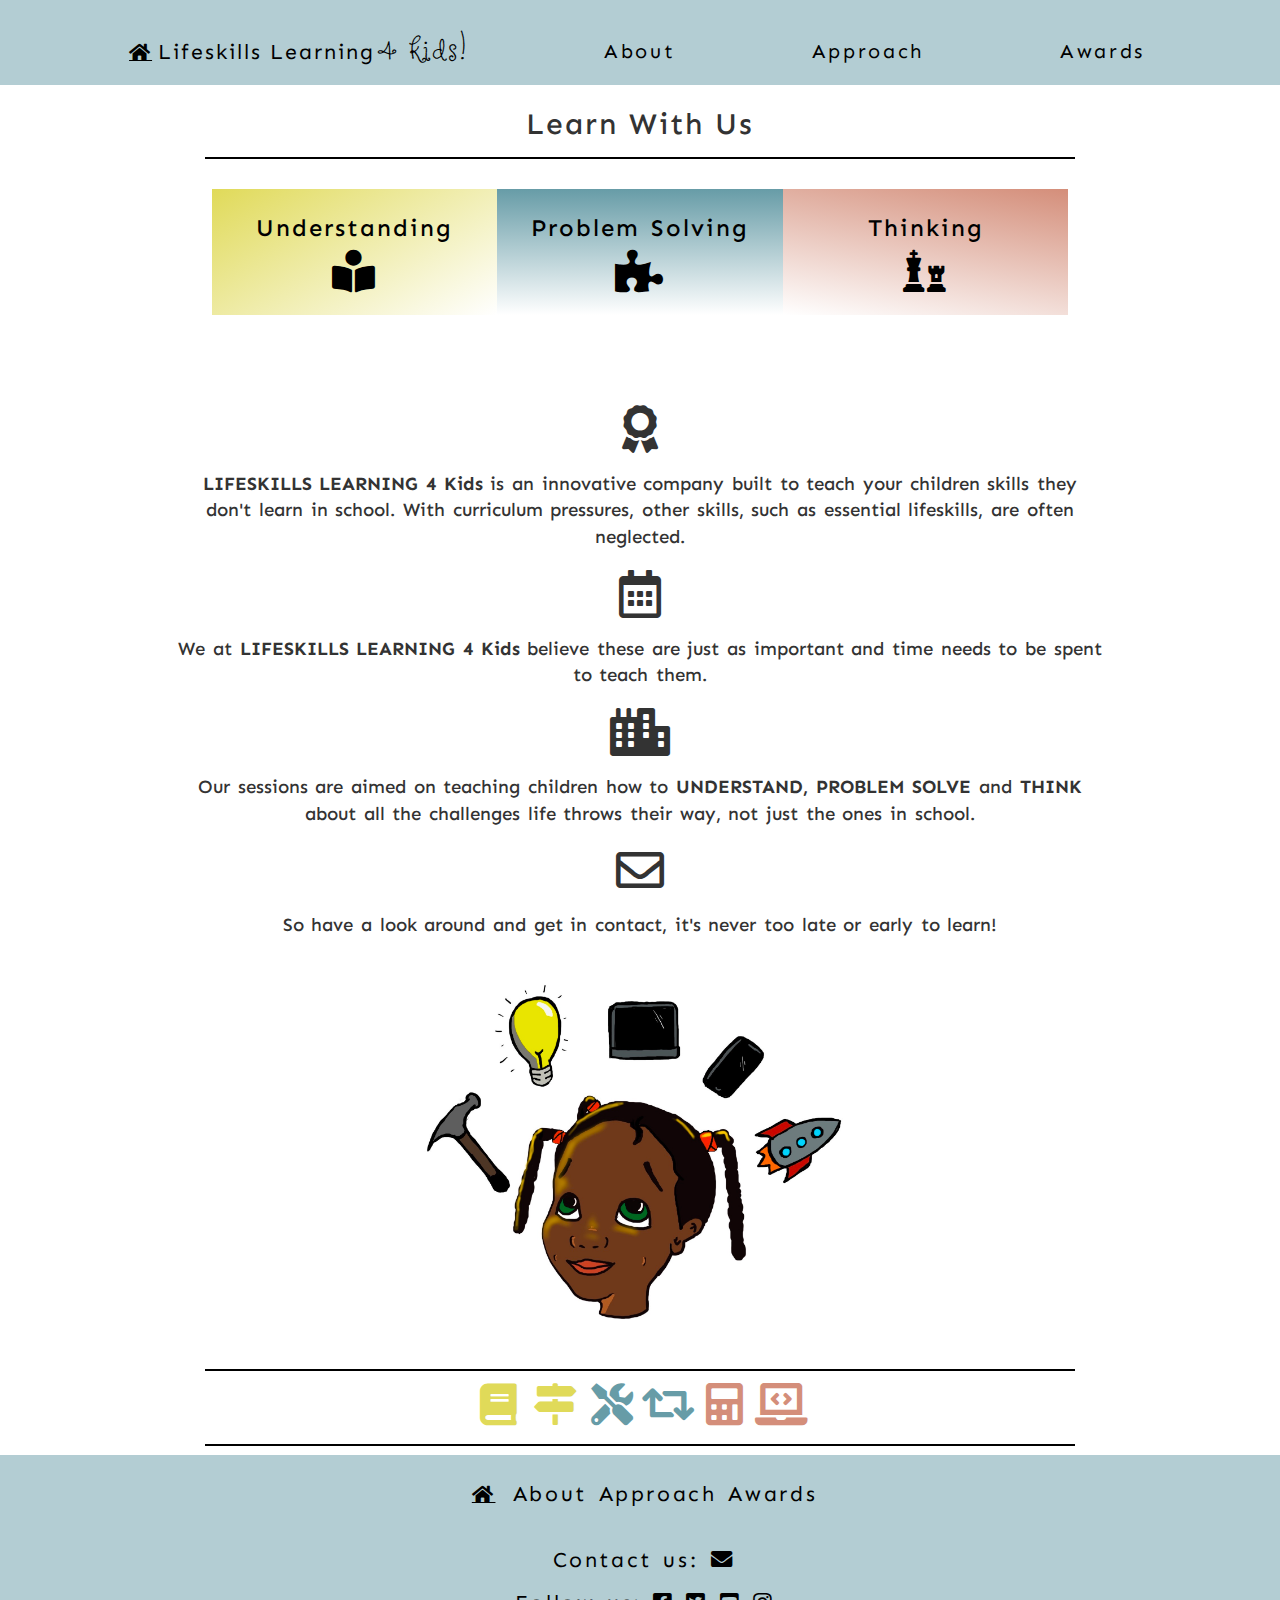
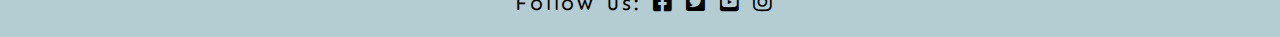
<file: index.html>
<!DOCTYPE html>
<html lang="en">
<head>
<meta charset="UTF-8">
<meta name="viewport" content="width=device-width, initial-scale=1.0">
<meta http-equiv="X-UA-Compatible" content="ie=edge">
<link rel="stylesheet" href="https://stackpath.bootstrapcdn.com/bootstrap/4.4.1/css/bootstrap.min.css" integrity="sha384-Vkoo8x4CGsO3+Hhxv8T/Q5PaXtkKtu6ug5TOeNV6gBiFeWPGFN9MuhOf23Q9Ifjh" crossorigin="anonymous">
<link rel="stylesheet" href="https://cdnjs.cloudflare.com/ajax/libs/twitter-bootstrap/3.3.7/css/bootstrap.min.css">
<link rel="stylesheet" href="https://cdnjs.cloudflare.com/ajax/libs/font-awesome/5.11.2/css/all.min.css">
<link rel="stylesheet" href="style/style.css" type="text/css">
<link href="https://fonts.googleapis.com/css?family=Butterfly+Kids|Muli|Sen&display=swap" rel="stylesheet">

<title>Lifeskills Learning 4 Kids</title>
</head>
<body>

<!-- Navigation bar and title. -->

<div id="header">
    <nav>
        <ul class="navbar navbar-font">
            <li><h4 class="company-name"><a href="index.html"><i class="fas fa-home home-color fa-sm active"></i>Lifeskills Learning<span class ="fourkids">4 kids!</span></a></h4></li>
            <li class= "about"><a href="about.html">About</a></li>
            <li class ="approach"><a href="approach.html">Approach</a></li>
            <li class ="awards"><a href="awards.html">Awards</a></li>
        </ul>
    </nav>
</div>

<!-- Learning title -->

<div class="learning">
    <h2> Learn With Us </h2>

<!-- Horizontal line -->
    <div class="dark"></div>

    <div class="container-fluid row-explore">
    <div class="row">
        <div class="col col-font col-wedding" >
            <a href="understanding.html"><h3>Understanding</h3>
            <i class="fas fa-book-reader fa-lg"></i></a>
        </div>
    
        <div class="col col-font col-day">
            <a href="problemsolving.html"><h3>Problem Solving</h3>
            <i class="fas fa-puzzle-piece fa-lg"></i></a>
        </div>
    
        <div class="col col-font col-blues">
            <a href="thinking.html"><h3>Thinking</h3>
            <i class="fas fa-chess fa-lg"></i></a>
        </div>
    </div>
    </div>

</div>


<!-- Information about company and logo image -->


<div class ="row">
    <div class="intro-text col"> 
    
        <i class="fas fa-award fa-3x"></i> 
            <p class = "tab2"><strong>LIFESKILLS LEARNING 4 Kids </strong> is an innovative company built to teach your children skills they don't learn in school.
            With curriculum pressures, other skills, such as essential lifeskills, are often neglected.
            </p>
        
        <i class="far fa-calendar-alt fa-3x"></i>
            <p class = "tab2">We at <strong>LIFESKILLS LEARNING 4 Kids</strong> believe these are just as important and time needs to be spent to teach them.  
            </p>
            
        <i class="fas fa-city fa-3x"></i>
            <p class = "tab2"> Our sessions are aimed on teaching children how to <strong>UNDERSTAND, PROBLEM SOLVE</strong> and <strong>THINK</strong> about all the challenges life throws
            their way, not just the ones in school.  
            </p>
    
        <i class="far fa-envelope fa-3x"></i>
            <p class= "tab2">So have a look around and get in contact, it's never too late or early to learn! 
            </p>
    </div>    
    
<!-- Background image -->
    <div class="logo">
        <span role="img" aria-label="company_visual"></span>
    </div>

</div>

<!-- logos for learning areas -->

<!-- Horizontal line -->
<div class="dark"></div>

    <div class="container-fluid">
    <div class="learn-logos">
        <i class="fas fa-book fa-fw fa-3x"></i>
        <i class="fas fa-map-signs fa-fw fa-3x"></i>
        <i class="fas fa-tools fa-fw fa-3x"> </i> 
        <i class="fas fa-retweet fa-fw fa-3x"></i>
        <i class="fas fa-calculator fa-fw fa-3x"> </i> 
        <i class="fas fa-laptop-code fa-fw fa-3x"></i>
    </div>
    </div>

<!-- Horizontal line -->
<div class="dark"></div>

<!-- footer and social media links -->

<div class="footer">
            <a href="index.html"><i class="fas fa-home fa-sm active"></i></a>
            <a href="about.html">About</a>
            <a href="approach.html">Approach</a>
            <a href="awards.html">Awards</a>
        <br>
        <br>
            <a href="contact.html">Contact us:
            <i class="fas fa-envelope fa-fw"></i></a>
        <br>
        Follow us:
            <a href="http://www.facebook.com" target="_blank"><i class="fab fa-facebook-square"></i></a>
            <a href="http://www.twitter.com" target="_blank"><i class="fab fa-twitter-square"></i></a>
            <a href="http://www.youtube.com" target="_blank"><i class="fab fa-youtube-square"></i></a>
            <a href="http://www.instagram.com" target="_blank"><i class="fab fa-instagram"></i></a>
</div>


<script src="https://cdnjs.cloudflare.com/ajax/libs/jquery/3.4.1/jquery.min.js"></script>
<script src="https://cdnjs.cloudflare.com/ajax/libs/twitter-bootstrap/3.3.7/js/bootstrap.min.js"></script>
</body>
</html>
</file>
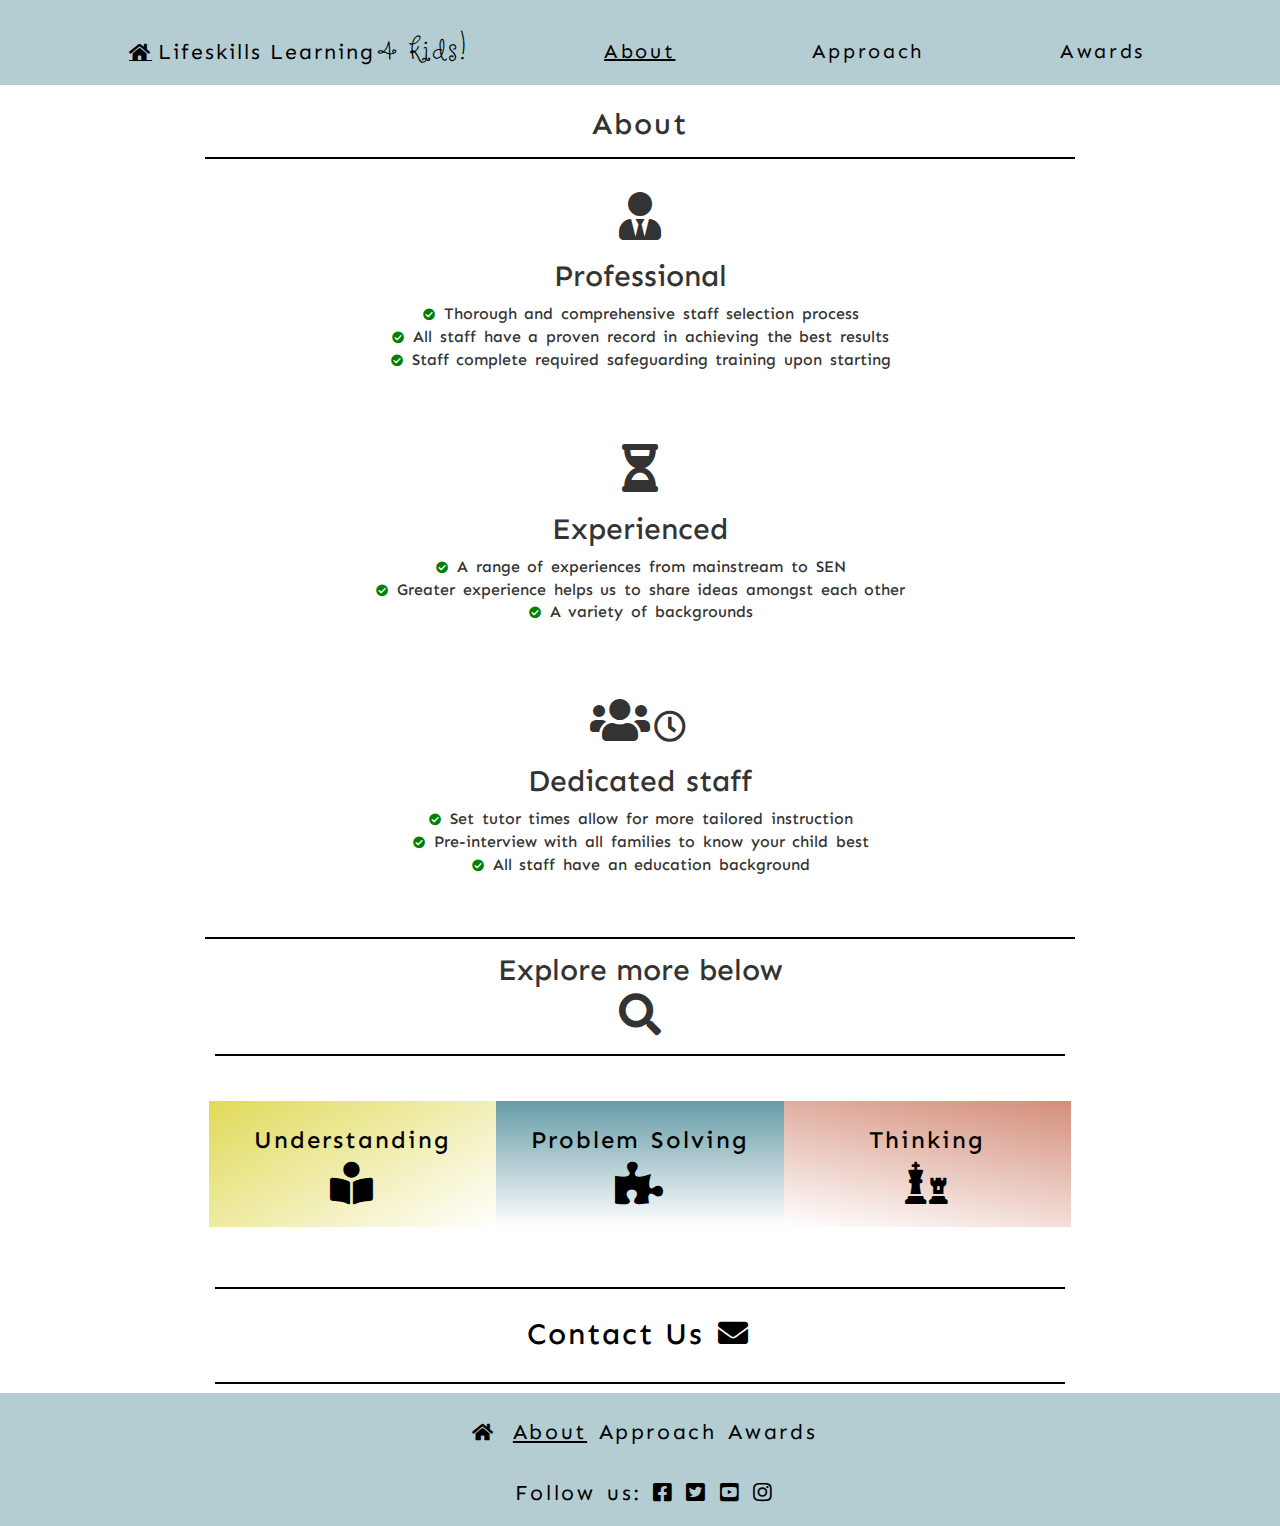
<file: about.html>
<!DOCTYPE html>
<html lang="en">
<head>
<meta charset="UTF-8">
<meta name="viewport" content="width=device-width, initial-scale=1.0">
<meta http-equiv="X-UA-Compatible" content="ie=edge">
<link rel="stylesheet" href="https://stackpath.bootstrapcdn.com/bootstrap/4.4.1/css/bootstrap.min.css" integrity="sha384-Vkoo8x4CGsO3+Hhxv8T/Q5PaXtkKtu6ug5TOeNV6gBiFeWPGFN9MuhOf23Q9Ifjh" crossorigin="anonymous">
<link rel="stylesheet" href="https://cdnjs.cloudflare.com/ajax/libs/twitter-bootstrap/3.3.7/css/bootstrap.min.css">
<link rel="stylesheet" href="https://cdnjs.cloudflare.com/ajax/libs/font-awesome/5.11.2/css/all.min.css">
<link rel="stylesheet" href="style/style.css" type="text/css">
<link href="https://fonts.googleapis.com/css?family=Butterfly+Kids|Muli|Sen&display=swap" rel="stylesheet">

<title>Lifeskills Learning 4 Kids</title>
</head>

<body>

<!--  Navigation bar and title -->

<div id="header">
    <nav>
        <ul class="navbar navbar-font"> 
            <li><h4 class="company-name"><a href="index.html"><i class="fas fa-home home-color fa-sm active"></i>Lifeskills Learning<span class ="fourkids">4 kids!</span></a></h4></li>
            <li class= "about active"><a href="about.html">About</a></li>
            <li class ="approach"><a href="approach.html">Approach</a></li>
            <li class ="awards"><a href="awards.html">Awards</a></li>
        </ul>
    </nav>
</div>

<!--Content title  -->


<div class="learning">
    <h2>  About </h2>

<!-- Horizontal line -->
    <div class="dark"></div>
</div>

<!-- Content descriptions with Font Awesome Icons-->

<div class="container-fluid">
    <div class="row row-awards">
        <div class="col col-font ">
            <i class="fas fa-user-tie fa-3x"></i>
                <h2>Professional </h2>
                    <i class="fas fa-check-circle fa-xs fa-fw"></i>  Thorough and comprehensive staff selection process<br> 
                    <i class="fas fa-check-circle fa-xs fa-fw"></i>  All staff have a proven record in achieving the best results<br>
                    <i class="fas fa-check-circle fa-xs fa-fw"></i>  Staff complete required safeguarding training upon starting
        </div>
    </div>

    <div class="row row-awards">
        <div class="col col-font col-skillset">
            <i class="fas fa-hourglass-half fa-3x"></i>
                <h2>Experienced </h2>
                    <i class="fas fa-check-circle fa-xs fa-fw"></i>  A range of experiences from mainstream to SEN<br>
                    <i class="fas fa-check-circle fa-xs fa-fw"></i>  Greater experience helps us to share ideas amongst each other<br>
                    <i class="fas fa-check-circle fa-xs fa-fw"></i>  A variety of backgrounds
        </div>
    </div>
     
    <div class="row row-awards"> 
        <div class="col col-font col-confidence">
            <i class="fas fa-users fa-3x fa-fw"></i><i class="fa-fw far fa-clock fa-2x"></i>
                <h2> Dedicated staff</h2>
                    <i class="fas fa-check-circle fa-xs fa-fw"></i> Set tutor times allow for more tailored instruction<br>
                    <i class="fas fa-check-circle fa-xs fa-fw"></i> Pre-interview with all families to know your child best<br>
                    <i class="fas fa-check-circle fa-xs fa-fw"></i> All staff have an education background
        </div>
    </div>

</div>


<!-- Learning area title -->

<!-- Horizontal line -->
<div class="dark"></div>

<div class="container-fluid">
        <h2 class="explore">Explore more below</h2> 
            <div class= "search"> 
                <i class="fas fa-search fa-3x"></i>
            </div>  

<!-- Horizontal line -->
        <div class="dark"></div>

<!-- Links to learning areas columns -->

    <div class="learning">
        <div class="row-explore">
        <div class="row">
            <div class="col col-font col-wedding">
                <a href="understanding.html"><h3>Understanding</h3>
                <i class="fas fa-book-reader fa-lg"></i></a>
            </div>
    
            <div class="col col-font col-day">
                <a href="problemsolving.html"><h3>Problem Solving</h3>
                <i class="fas fa-puzzle-piece fa-lg"></i></a>
            </div>
    
            <div class="col col-font col-blues">
                <a href="thinking.html"><h3>Thinking</h3>
                <i class="fas fa-chess fa-lg"></i></a>
            </div>

        </div>
        </div>

<!-- Horizontal line -->
        <div class="dark"></div>

            <a href="contact.html"><h2> Contact Us <i class="fas fa-envelope fa-fw"></i></h2></a>

<!-- Horizontal line -->
        <div class="dark"></div>
    </div>

</div>


<!-- Footer with social media links -->

<div class="footer">
            <a href="index.html"><i class="fas fa-home fa-sm"></i></a>
            <a href="about.html" class="active">About</a>
            <a href="approach.html">Approach</a>
            <a href="awards.html">Awards</a>
        <br>
        <br>
        Follow us:
            <a href="http://www.facebook.com" target="_blank"><i class="fab fa-facebook-square"></i></a>
            <a href="http://www.twitter.com" target="_blank"><i class="fab fa-twitter-square"></i></a>
            <a href="http://www.youtube.com" target="_blank"><i class="fab fa-youtube-square"></i></a>
            <a href="http://www.instagram.com" target="_blank"><i class="fab fa-instagram"></i></a> 
</div>

<script src="https://cdnjs.cloudflare.com/ajax/libs/jquery/3.4.1/jquery.min.js"></script>
<script src="https://cdnjs.cloudflare.com/ajax/libs/twitter-bootstrap/3.3.7/js/bootstrap.min.js"></script>
</body>
</html>
</file>
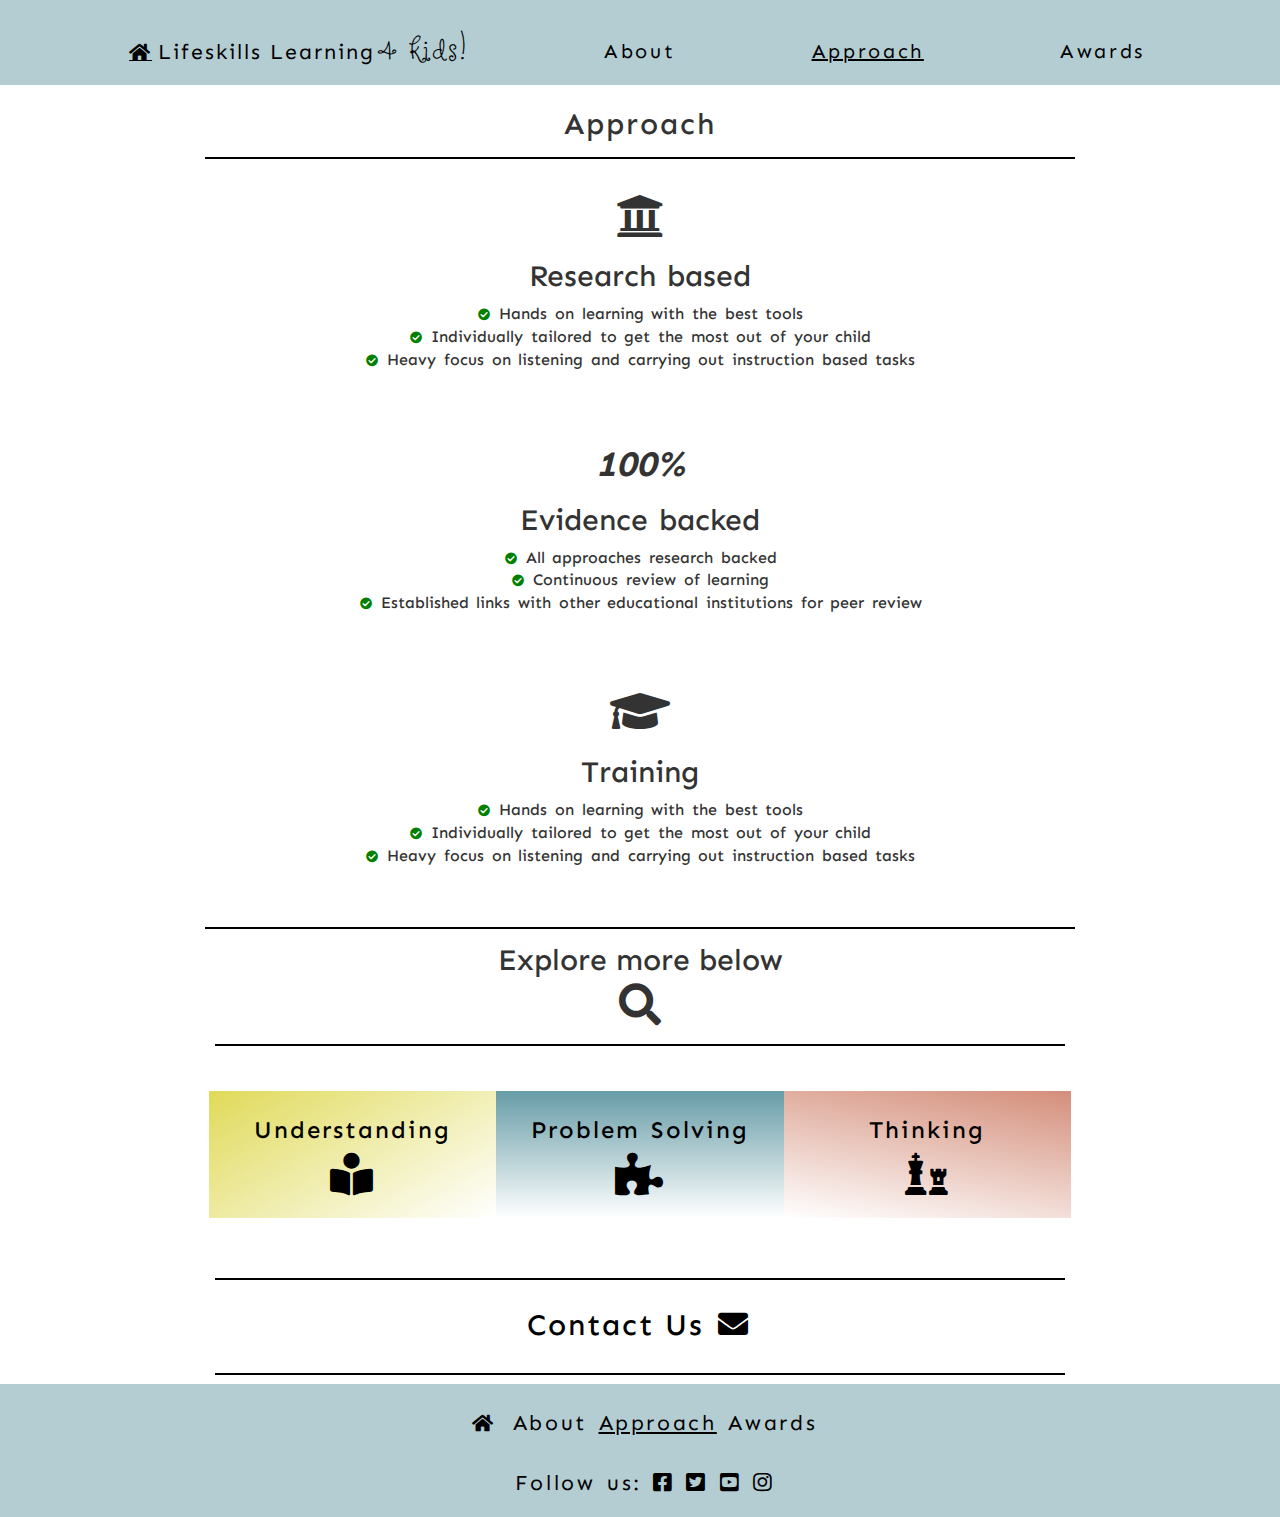
<file: approach.html>
<!DOCTYPE html>
<html lang="en">
<head>
<meta charset="UTF-8">
<meta name="viewport" content="width=device-width, initial-scale=1.0">
<meta http-equiv="X-UA-Compatible" content="ie=edge">
<link rel="stylesheet" href="https://stackpath.bootstrapcdn.com/bootstrap/4.4.1/css/bootstrap.min.css" integrity="sha384-Vkoo8x4CGsO3+Hhxv8T/Q5PaXtkKtu6ug5TOeNV6gBiFeWPGFN9MuhOf23Q9Ifjh" crossorigin="anonymous">
<link rel="stylesheet" href="https://cdnjs.cloudflare.com/ajax/libs/twitter-bootstrap/3.3.7/css/bootstrap.min.css">
<link rel="stylesheet" href="https://cdnjs.cloudflare.com/ajax/libs/font-awesome/5.11.2/css/all.min.css">
<link rel="stylesheet" href="style/style.css" type="text/css">
<link href="https://fonts.googleapis.com/css?family=Butterfly+Kids|Muli|Sen&display=swap" rel="stylesheet">

<title>Lifeskills Learning 4 Kids</title>
</head>
<body>

<!-- Navigation bar and title -->

<div id="header">
    <nav>
        <ul class="navbar navbar-font">
            <li><h4 class="company-name"><a href="index.html"><i class="fas fa-home home-color fa-sm active"></i>Lifeskills Learning<span class ="fourkids">4 kids!</span></a></h4></li>
            <li class= "about"><a href="about.html">About</a></li>
            <li class ="approach active"><a href="approach.html">Approach</a></li>
            <li class ="awards"><a href="awards.html">Awards</a></li>
        </ul>
    </nav>
</div>

<!-- Content Title -->


<div class="learning">
    <h2> Approach </h2>

<!-- Horizontal line -->
        <div class="dark"></div>
</div>

<!-- Content descriptions with Font Awesome Icons -->

<div class="container-fluid">

    <div class="row row-awards">
        <div class="col col-font col-curriculum">
            <i class="fas fa-university fa-3x"></i>
                <h2>Research based</h2>
                    <i class="fas fa-check-circle fa-xs fa-fw"></i>  Hands on learning with the best tools<br>
                    <i class="fas fa-check-circle fa-xs fa-fw"></i>  Individually tailored to get the most out of your child<br>
                    <i class="fas fa-check-circle fa-xs fa-fw"></i>  Heavy focus on listening and carrying out instruction based tasks
        </div>
    </div>

    <div class="row row-awards"> 
        <div class="col col-font col-skillset">
            <h1 class="number-evidence"> 100% </h1>
                <h2>Evidence backed </h2>
                    <i class="fas fa-check-circle fa-xs fa-fw"></i>  All approaches research backed<br>
                    <i class="fas fa-check-circle fa-xs fa-fw"></i>  Continuous review of learning<br>
                    <i class="fas fa-check-circle fa-xs fa-fw"></i>  Established links with other educational institutions for peer review
        </div>
    </div>

    <div class="row row-awards"> 
        <div class="col col-font col-confidence">
            <i class="fas fa-graduation-cap fa-3x"></i>
                <h2> Training </h2>
                    <i class="fas fa-check-circle fa-xs fa-fw"></i>  Hands on learning with the best tools<br>
                    <i class="fas fa-check-circle fa-xs fa-fw"></i>  Individually tailored to get the most out of your child<br>
                    <i class="fas fa-check-circle fa-xs fa-fw"></i>  Heavy focus on listening and carrying out instruction based tasks
        </div>
    </div>

</div>


<!-- Links area title -->

<!-- Horizontal line -->
<div class="dark"></div>

<div class="container-fluid">
        <h2 class="explore">Explore more below</h2> 
            <div class= "search"> 
                <i class="fas fa-search fa-3x"></i>
            </div>

<!-- Horizontal line -->
    <div class="dark"></div>
        
<!-- Links to learning areas columns -->

    <div class="learning">

        <div class="row-explore">
        <div class="row">
            
            <div class="col col-font col-wedding">
                <a href="understanding.html"><h3>Understanding</h3>
                <i class="fas fa-book-reader fa-lg"></i></a>
            </div>
    
            <div class="col col-font col-day">
                <a href="problemsolving.html"><h3>Problem Solving</h3>
                <i class="fas fa-puzzle-piece fa-lg"></i></a>
            </div>
    
            <div class="col col-font col-blues">
                <a href="thinking.html"><h3>Thinking</h3>
                <i class="fas fa-chess fa-lg"></i></a>
            </div>
    
        </div>
        </div>
    
<!-- Horizontal line -->
        <div class="dark"></div>

            <a href="contact.html"><h2> Contact Us <i class="fas fa-envelope fa-fw"></i></h2></a>

<!-- Horizontal line -->
        <div class="dark"></div>

    </div>

</div>


<!-- Footer and social media links -->

<section class="footer">
            <a href="index.html"><i class="fas fa-home home-color fa-sm"></i></a>
            <a href="about.html">About</a>
            <a href="approach.html" class= "active">Approach</a>
            <a href="awards.html">Awards</a>
        <br>
        <br>
        Follow us:
            <a href="http://www.facebook.com" target="_blank"><i class="fab fa-facebook-square"></i></a>
            <a href="http://www.twitter.com" target="_blank"><i class="fab fa-twitter-square"></i></a>
            <a href="http://www.youtube.com" target="_blank"><i class="fab fa-youtube-square"></i></a>
            <a href="http://www.instagram.com" target="_blank"><i class="fab fa-instagram"></i></a>
</section>


<script src="https://cdnjs.cloudflare.com/ajax/libs/jquery/3.4.1/jquery.min.js"></script>
<script src="https://cdnjs.cloudflare.com/ajax/libs/twitter-bootstrap/3.3.7/js/bootstrap.min.js"></script>
</body>
</html>
</file>
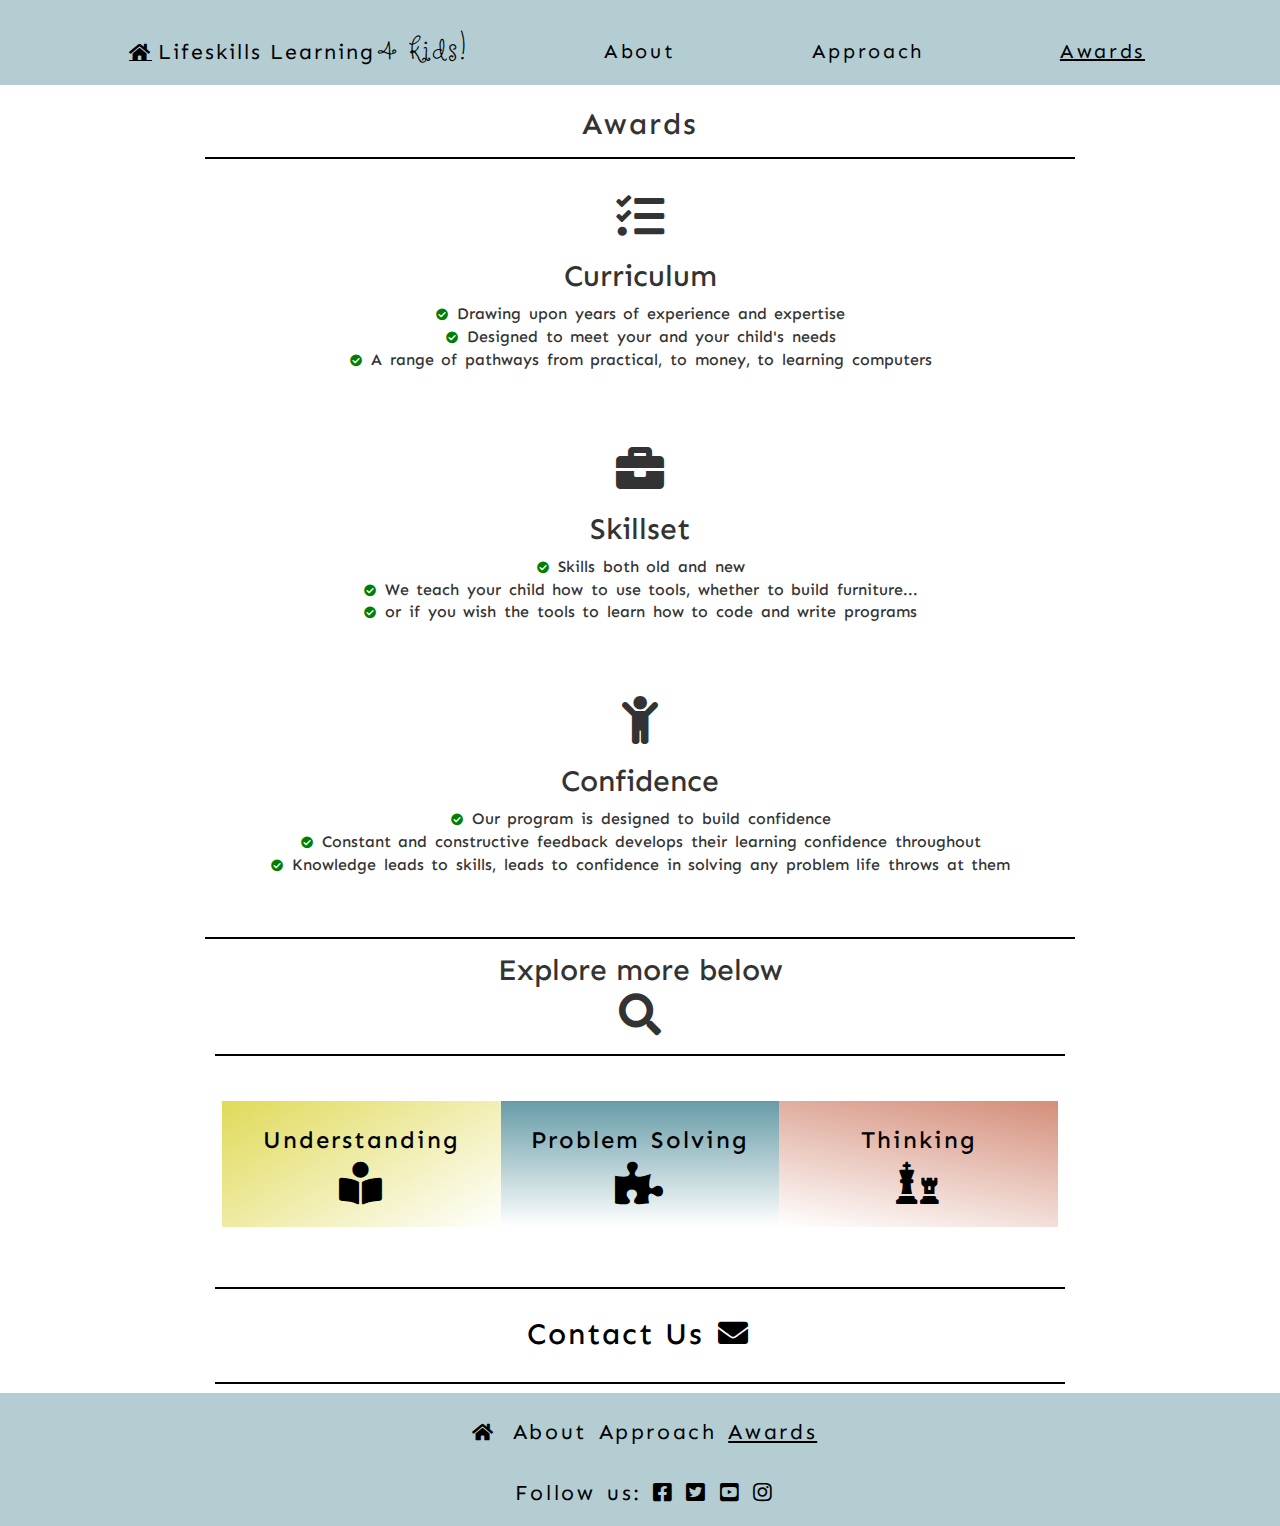
<file: awards.html>
<!DOCTYPE html>
<html lang="en">
<head>
<meta charset="UTF-8">
<meta name="viewport" content="width=device-width, initial-scale=1.0">
<meta http-equiv="X-UA-Compatible" content="ie=edge">
<link rel="stylesheet" href="https://stackpath.bootstrapcdn.com/bootstrap/4.4.1/css/bootstrap.min.css" integrity="sha384-Vkoo8x4CGsO3+Hhxv8T/Q5PaXtkKtu6ug5TOeNV6gBiFeWPGFN9MuhOf23Q9Ifjh" crossorigin="anonymous">
<link rel="stylesheet" href="https://cdnjs.cloudflare.com/ajax/libs/twitter-bootstrap/3.3.7/css/bootstrap.min.css">
<link rel="stylesheet" href="https://cdnjs.cloudflare.com/ajax/libs/font-awesome/5.11.2/css/all.min.css">
<link rel="stylesheet" href="style/style.css" type="text/css">
<link href="https://fonts.googleapis.com/css?family=Butterfly+Kids|Muli|Sen&display=swap" rel="stylesheet">

<title>Lifeskills Learning 4 Kids</title>
</head>
<body>

<!-- Navigation bar and Title -->

<div id="header">
    <nav>
        <ul class="navbar navbar-font">
            <li><h4 class="company-name"><a href="index.html"><i class="fas fa-home home-color fa-sm active"></i>Lifeskills Learning<span class ="fourkids">4 kids!</span></a></h4></li>
                <li class= "about"><a href="about.html">About</a></li>
                <li class ="approach"><a href="approach.html">Approach</a></li>
                <li class ="awards active"><a href="awards.html">Awards</a></li>
        </ul>
    </nav>
</div>

<!-- Content Title -->

        <div class="learning">
            <h2> Awards </h2>

            <!-- Horizontal line -->
            <div class="dark"></div>
        </div>

<!-- Content descriptions with Font Awesome Icons-->

<div class="container-fluid">
    
    <div class="row row-awards">
        <div class="col col-font col-curriculum">
            <i class="fas fa-tasks fa-3x"></i>
                <h2>Curriculum</h2>
                    <i class="fas fa-check-circle fa-xs fa-fw"></i> Drawing upon years of experience and expertise<br>
                    <i class="fas fa-check-circle fa-xs fa-fw"></i> Designed to meet your and your child's needs<br>
                    <i class="fas fa-check-circle fa-xs fa-fw"></i> A range of pathways from practical, to money, to learning computers
        </div>
    </div>

    <div class="row row-awards"> 
        <div class="col col-font col-skillset">
            <i class="fas fa-briefcase  fa-3x"></i>
                <h2>Skillset </h2>
                    <i class="fas fa-check-circle fa-xs fa-fw"></i>  Skills both old and new<br>
                    <i class="fas fa-check-circle fa-xs fa-fw"></i>  We teach your child how to use tools, whether to build furniture...<br>
                    <i class="fas fa-check-circle fa-xs fa-fw"></i>  or if you wish the tools to learn how to code and write programs
        </div>
    </div>

    <div class="row row-awards"> 
        <div class="col col-font col-confidence">
            <i class="fas fa-child fa-3x"></i>
                <h2> Confidence </h2>
                    <i class="fas fa-check-circle fa-xs fa-fw"></i>  Our program is designed to build confidence<br>
                    <i class="fas fa-check-circle fa-xs fa-fw"></i>  Constant and constructive feedback develops their learning confidence throughout<br>
                    <i class="fas fa-check-circle fa-xs fa-fw"></i>  Knowledge leads to skills, leads to confidence in solving any problem life throws at them
        </div>
    </div>

</div>


<!-- Learning area title -->

<!-- Horizontal line -->
<div class="dark"></div>

<div class="container-fluid">
    
    <h2 class="explore">Explore more below</h2> 
        <div class= "search"> 
            <i class="fas fa-search fa-3x"></i>
        </div>

<!-- Horizontal line -->
    <div class="dark"></div>

<!-- Links to learning areas columns -->

    <div class="learning">

        <div class="container-fluid row-explore">
        <div class="row">

            <div class="col col-font col-wedding">
                <a href="understanding.html"><h3>Understanding</h3>
                <i class="fas fa-book-reader fa-lg"></i></a>
            </div>
    
            <div class="col col-font col-day">
                <a href="problemsolving.html"><h3>Problem Solving</h3>
                <i class="fas fa-puzzle-piece fa-lg"></i></a>
            </div>
    
            <div class="col col-font col-blues">
                <a href="thinking.html"><h3>Thinking</h3>
                <i class="fas fa-chess fa-lg"></i></a>
            </div>
        
        </div>
        </div>

<!-- Horizontal line -->
    <div class="dark"></div>

        <a href="contact.html"><h2> Contact Us <i class="fas fa-envelope fa-fw"></i></h2></a>
   
<!-- Horizontal line -->
    <div class="dark"></div>

    </div> 

</div>

<!-- Footer and social media links -->

<section class="footer">
            <a href="index.html"><i class="fas fa-home home-color fa-sm"></i></a>
            <a href="about.html">About</a>
            <a href="approach.html">Approach</a>
            <a href="awards.html" class="active">Awards</a>
        <br>
        <br>
        Follow us:
            <a href="http://www.facebook.com" target="_blank"><i class="fab fa-facebook-square"></i></a>
            <a href="http://www.twitter.com" target="_blank"><i class="fab fa-twitter-square"></i></a>
            <a href="http://www.youtube.com" target="_blank"><i class="fab fa-youtube-square"></i></a>
            <a href="http://www.instagram.com" target="_blank"><i class="fab fa-instagram"></i></a> 
</section>


<script src="https://cdnjs.cloudflare.com/ajax/libs/jquery/3.4.1/jquery.min.js"></script>
<script src="https://cdnjs.cloudflare.com/ajax/libs/twitter-bootstrap/3.3.7/js/bootstrap.min.js"></script>
</body>
</html>
</file>
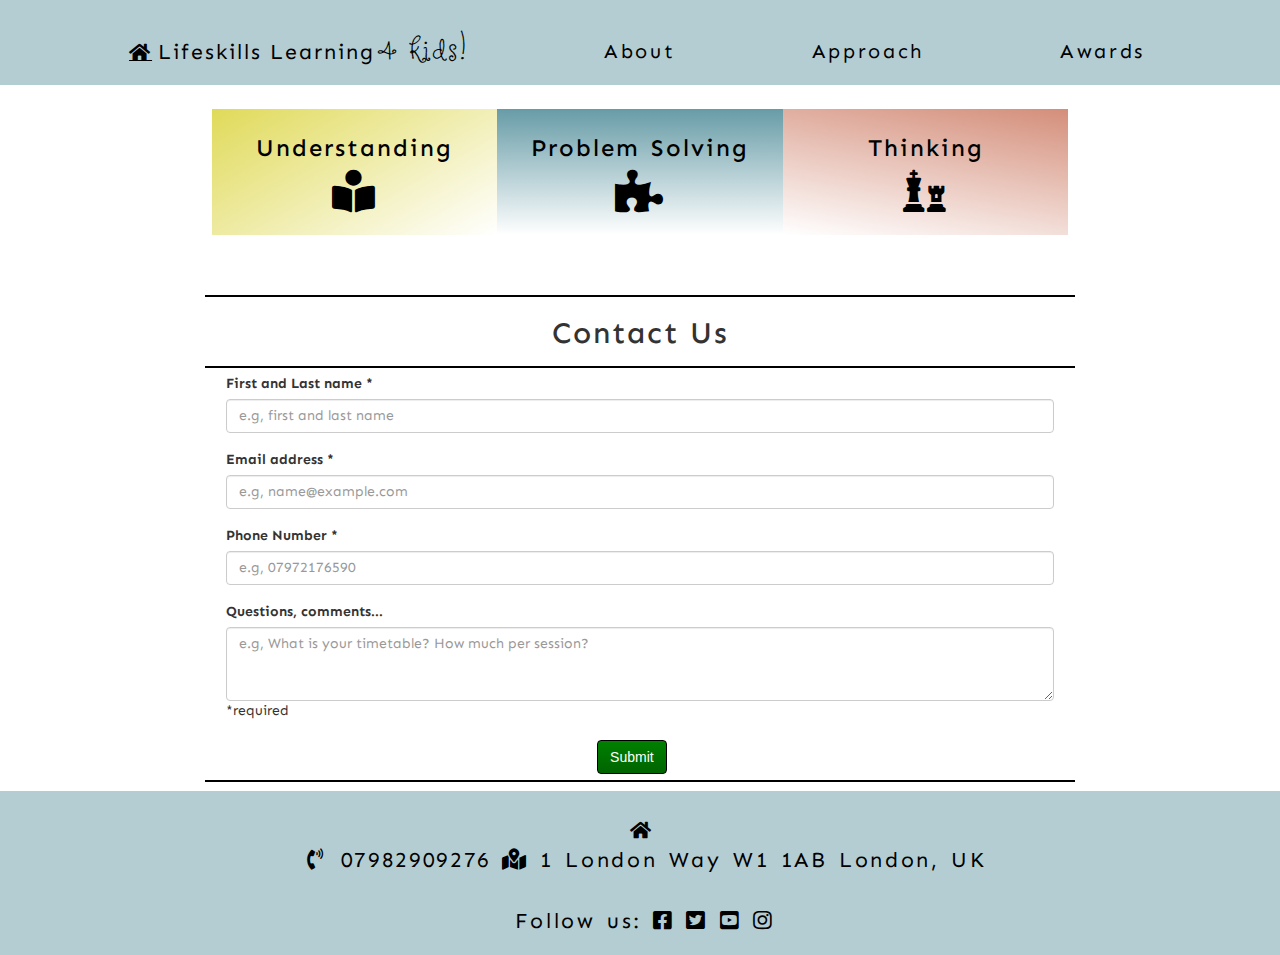
<file: contact.html>
<!DOCTYPE html>
<html lang="en">
<head>
<meta charset="UTF-8">
<meta name="viewport" content="width=device-width, initial-scale=1.0">
<meta http-equiv="X-UA-Compatible" content="ie=edge">
<link rel="stylesheet" href="https://stackpath.bootstrapcdn.com/bootstrap/4.4.1/css/bootstrap.min.css" integrity="sha384-Vkoo8x4CGsO3+Hhxv8T/Q5PaXtkKtu6ug5TOeNV6gBiFeWPGFN9MuhOf23Q9Ifjh" crossorigin="anonymous">
<link rel="stylesheet" href="https://cdnjs.cloudflare.com/ajax/libs/twitter-bootstrap/3.3.7/css/bootstrap.min.css">
<link rel="stylesheet" href="https://cdnjs.cloudflare.com/ajax/libs/font-awesome/5.11.2/css/all.min.css">
<link rel="stylesheet" href="style/style.css" type="text/css">
<link href="https://fonts.googleapis.com/css?family=Butterfly+Kids|Muli|Sen&display=swap" rel="stylesheet">

<title>Lifeskills Learning 4 Kids</title>
</head>
<body>

<!-- Navigation bar and title. -->

<div id="header">
    <nav>
        <ul class="navbar navbar-font">
            <li><h4 class="company-name"><a href="index.html"><i class="fas fa-home home-color fa-sm active"></i>Lifeskills Learning<span class ="fourkids">4 kids!</span></a></h4></li>
            <li class= "about"><a href="about.html">About</a></li>
            <li class ="approach"><a href="approach.html">Approach</a></li>
            <li class ="awards"><a href="awards.html">Awards</a></li>
        </ul>
    </nav>
</div>

<!-- Learning title -->

<div class="learning">
    
    <div class="container-fluid row-explore">
    <div class="row">
    
        <div class="col col-font col-wedding">
            <a href="understanding.html"><h3>Understanding</h3>
            <i class="fas fa-book-reader fa-lg"></i></a>
        </div>
        
        <div class="col col-font col-day">
            <a href="problemsolving.html"><h3>Problem Solving</h3>
            <i class="fas fa-puzzle-piece fa-lg"></i></a>
        </div>
        
        <div class="col col-font col-blues">
            <a href="thinking.html"><h3>Thinking</h3>
            <i class="fas fa-chess fa-lg"></i></a>
        </div>

    </div>
    </div>    

<!-- Horizontal line -->
    <div class="dark"></div>
    
        <h2> Contact Us</h2>

<!-- Horizontal line -->
     <div class="dark"></div>

</div>
    
    
<!-- Information about company and logo image -->

<form>

    <div class="form-group container-fluid">
        <label for="firstlastname">First and Last name *</label>
        <input type="text" class="form-control" id="firstlastname" placeholder="e.g, first and last name" required>
        <br>
    </div>

    <div class="form-group container-fluid">
        <label for="email">Email address *</label>
        <input type="email" class="form-control" id="email" placeholder="e.g, name@example.com" required>
        <br>
    </div>
  
    <div class="form-group container-fluid">
        <label for="phone">Phone Number *</label>
        <input type="tel" class="form-control" id="phone" placeholder="e.g, 07972176590" required>
        <br>
    </div>
 
    <div class="form-group container-fluid">
        <label for="exampleFormControlTextarea1">Questions, comments... </label>
        <textarea class="form-control" id="exampleFormControlTextarea1" placeholder="e.g, What is your timetable? How much per session?" rows="3"></textarea>
        <p>*required</p>
    </div>

<!-- button:  submit button restores contact page back to fresh within the same tab -->

    <a type="button" href="contact.html" class="btn btn-success" form="detailsform" value="Submit">Submit</a> 

</form>

<!-- Horizontal line -->
<div class="dark"></div>

<!-- footer and social media links -->

<div class="footer">
    <a href="index.html"><i class="fas fa-home home-color fa-sm"></i></a><br>
    <i class="fas fa-phone-volume fa-fw"></i> 07982909276  <i class="fas fa-map-marked-alt fa-fw"></i> 1 London Way W1 1AB London, UK
        <br>
        <br>

    Follow us:
        <a href="http://www.facebook.com" target="_blank"><i class="fab fa-facebook-square"></i></a>
        <a href="http://www.twitter.com" target="_blank"><i class="fab fa-twitter-square"></i></a>
        <a href="http://www.youtube.com" target="_blank"><i class="fab fa-youtube-square"></i></a>
        <a href="http://www.instagram.com" target="_blank"><i class="fab fa-instagram"></i></a> 
</div>

<script src="https://cdnjs.cloudflare.com/ajax/libs/jquery/3.4.1/jquery.min.js"></script>
<script src="https://cdnjs.cloudflare.com/ajax/libs/twitter-bootstrap/3.3.7/js/bootstrap.min.js"></script>
</body>
</html>
</file>
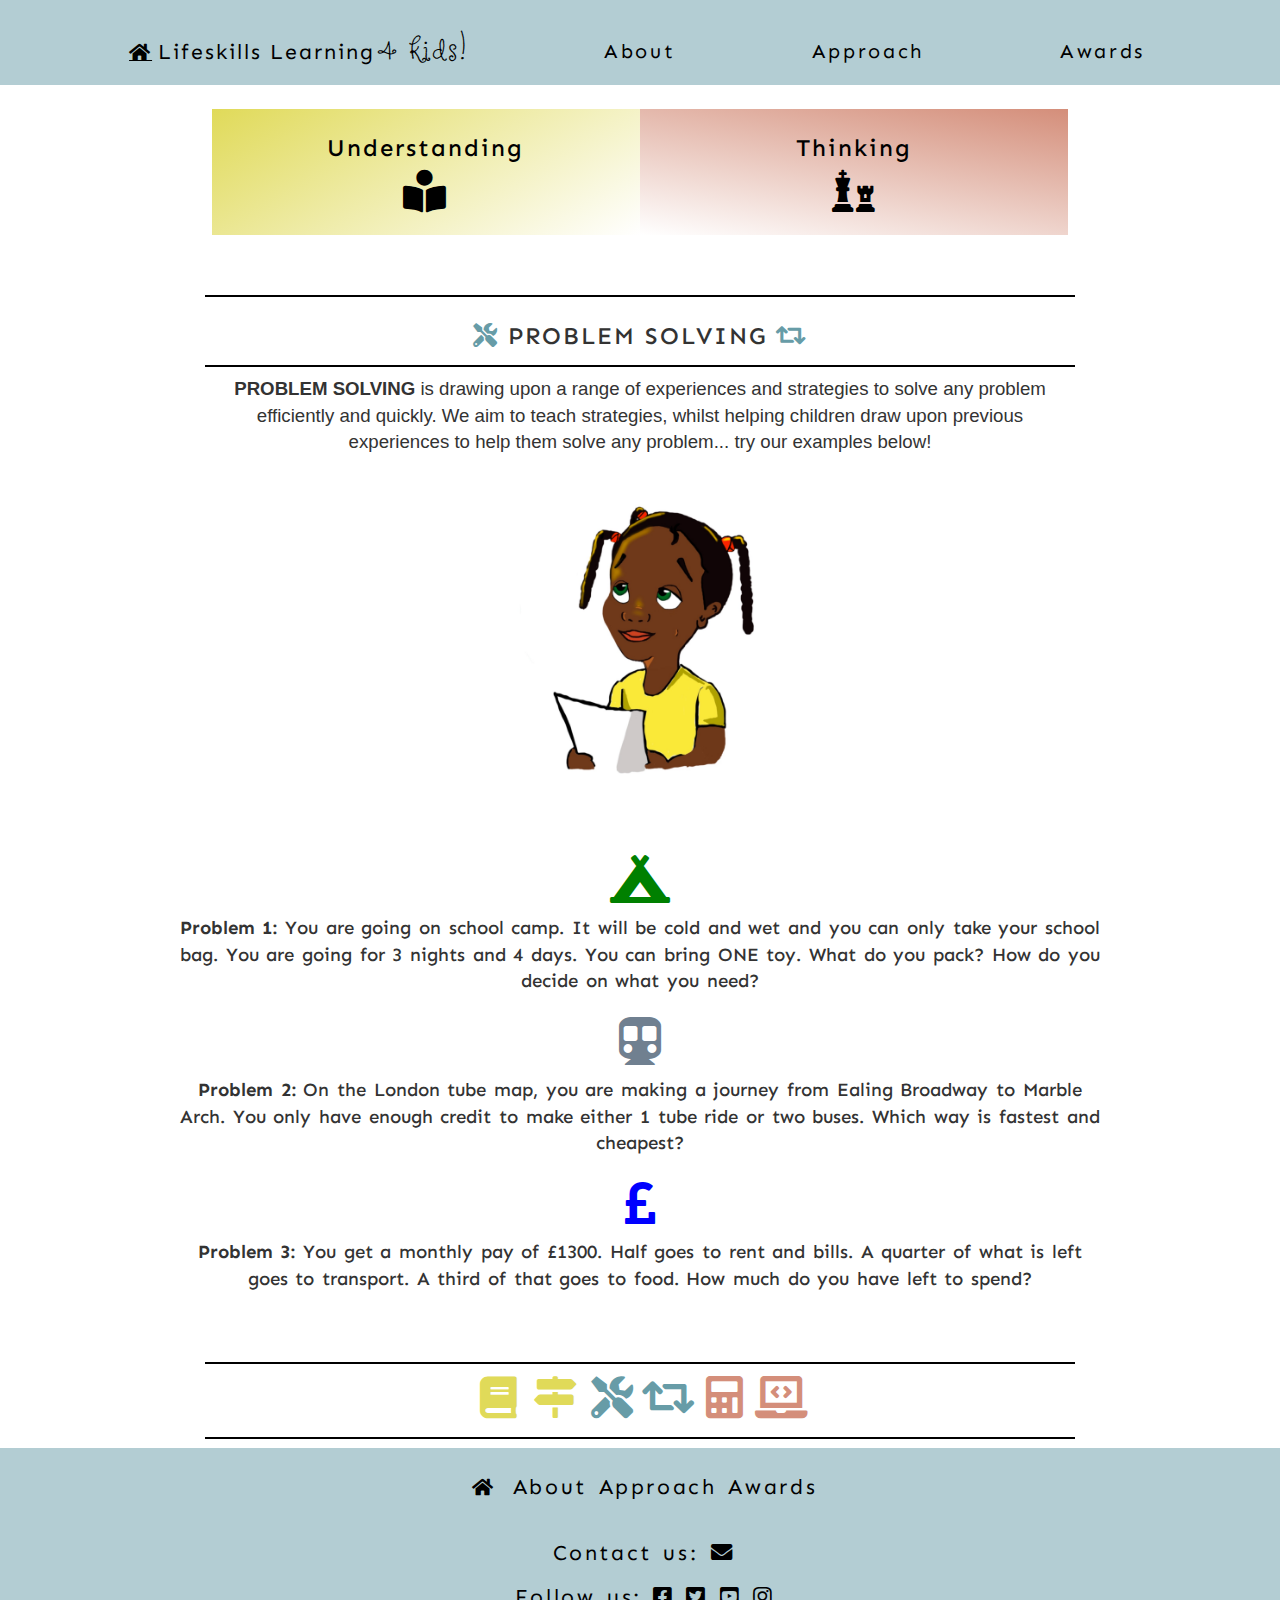
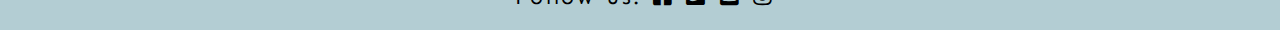
<file: problemsolving.html>
<!DOCTYPE html>
<html lang="en">
<head>
<meta charset="UTF-8">
<meta name="viewport" content="width=device-width, initial-scale=1.0">
<meta http-equiv="X-UA-Compatible" content="ie=edge">
<link rel="stylesheet" href="https://stackpath.bootstrapcdn.com/bootstrap/4.4.1/css/bootstrap.min.css" integrity="sha384-Vkoo8x4CGsO3+Hhxv8T/Q5PaXtkKtu6ug5TOeNV6gBiFeWPGFN9MuhOf23Q9Ifjh" crossorigin="anonymous">
<link rel="stylesheet" href="https://cdnjs.cloudflare.com/ajax/libs/twitter-bootstrap/3.3.7/css/bootstrap.min.css">
<link rel="stylesheet" href="https://cdnjs.cloudflare.com/ajax/libs/font-awesome/5.11.2/css/all.min.css">
<link rel="stylesheet" href="style/style.css" type="text/css">
<link href="https://fonts.googleapis.com/css?family=Butterfly+Kids|Muli|Sen&display=swap" rel="stylesheet">

<title>Lifeskills Learning 4 Kids</title>
</head>
<body>

<!--  Navigation bar and title. -->

<div id="header">
    <nav>
        <ul class="navbar navbar-font">
            <li><h4 class="company-name"><a href="index.html"><i class="fas fa-home home-color fa-sm active"></i>Lifeskills Learning<span class ="fourkids">4 kids!</span></a></h4></li>
            <li class= "about"><a href="about.html">About</a></li>
            <li class ="approach"><a href="approach.html">Approach</a></li>
            <li class ="awards"><a href="awards.html">Awards</a></li>
        </ul>
    </nav>
</div>

<!--Content title  -->

<div class="learning">
    
    <div class="container-fluid row-explore">
    <div class="row">
     
            <div class="col col-font col-wedding">
                <a href="understanding.html"><h3>Understanding</h3>
                <i class="fas fa-book-reader fa-lg"></i></a>
            </div>
    
        <div class="col col-font col-blues">
            <a href="thinking.html"><h3>Thinking</h3>
            <i class="fas fa-chess fa-lg"></i></a>
        </div>

    </div>
    </div>
    
<!-- Horizontal line -->
    <div class="dark"></div>

        <h3><i class="fas fa-tools"></i> PROBLEM SOLVING <i class="fas fa-retweet"></i></h3>
    
<!-- Horizontal line -->
    <div class="dark"></div>

</div>

   

<!-- problem solving image and description  ---->

<div class="problemsolving">
    <div class="problemsolving-text"> 
    
        <div class= "tab3">
            <strong>PROBLEM SOLVING </strong>is drawing upon a range of experiences and strategies to solve any problem
            efficiently and quickly.  We aim to teach strategies, whilst helping children draw upon previous experiences to
            help them solve any problem... try our examples below! 
        </div>
    
<!-- Background image -->
        <div class="logo-skills">
            <span role="img" aria-label="company_visual"></span>
        </div>
    
    </div>
</div>

<div class ="row">
    <div class="intro-text col"> 

        <i class="fas fa-campground fa-3x"></i>
            <p class = "tab2"><strong>Problem 1:</strong> You are going on school camp.  It will be cold and wet and you can only take your school bag.
            You are going for 3 nights and 4 days.  You can bring ONE toy.  What do you pack?  How do you decide on what you need?
            </p>
        
        <i class="fas fa-subway fa-3x"></i>
            <p class = "tab2"><strong>Problem 2:</strong> On the London tube map, you are making a journey from Ealing Broadway to Marble Arch.
            You only have enough credit to make either 1 tube ride or two buses.  Which way is fastest and cheapest?
            </p>
        
        <i class="fas fa-pound-sign fa-3x"></i>
            <p class = "tab2"><strong>Problem 3:</strong> You get a monthly pay of £1300.  Half goes to rent and bills.  A quarter of what is left goes to
            transport.  A third of that goes to food.  How much do you have left to spend?
            </p>

    </div>
</div>

<!-- Horizontal line -->
<div class="dark"></div>

<div class="container-fluid">
    <div class="learn-logos">
        <i class="fas fa-book fa-fw fa-3x"></i>
        <i class="fas fa-map-signs fa-fw fa-3x"></i>
        <i class="fas fa-tools fa-fw fa-3x"></i> 
        <i class="fas fa-retweet fa-fw fa-3x"></i>
        <i class="fas fa-calculator fa-fw fa-3x"> </i> 
        <i class="fas fa-laptop-code fa-fw fa-3x"></i>
    </div>
</div>

<!-- Horizontal line -->
<div class="dark"></div>

<!-- Footer and social media links -->

<div class="footer">
            <a href="index.html"><i class="fas fa-home home-color fa-sm"></i></a>
            <a href="about.html">About</a>
            <a href="approach.html">Approach</a>
            <a href="awards.html">Awards</a>
        <br>
        <br>
            <a href="contact.html"> Contact us:
            <i class="fas fa-envelope fa-fw"></i></a>
        <br>Follow us:
            <a href="http://www.facebook.com" target="_blank"><i class="fab fa-facebook-square"></i></a>
            <a href="http://www.twitter.com" target="_blank"><i class="fab fa-twitter-square"></i></a>
            <a href="http://www.youtube.com" target="_blank"><i class="fab fa-youtube-square"></i></a>
            <a href="http://www.instagram.com" target="_blank"><i class="fab fa-instagram"></i></a>
</div>


<script src="https://cdnjs.cloudflare.com/ajax/libs/jquery/3.4.1/jquery.min.js"></script>
<script src="https://cdnjs.cloudflare.com/ajax/libs/twitter-bootstrap/3.3.7/js/bootstrap.min.js"></script>
</body>
</html>
</file>
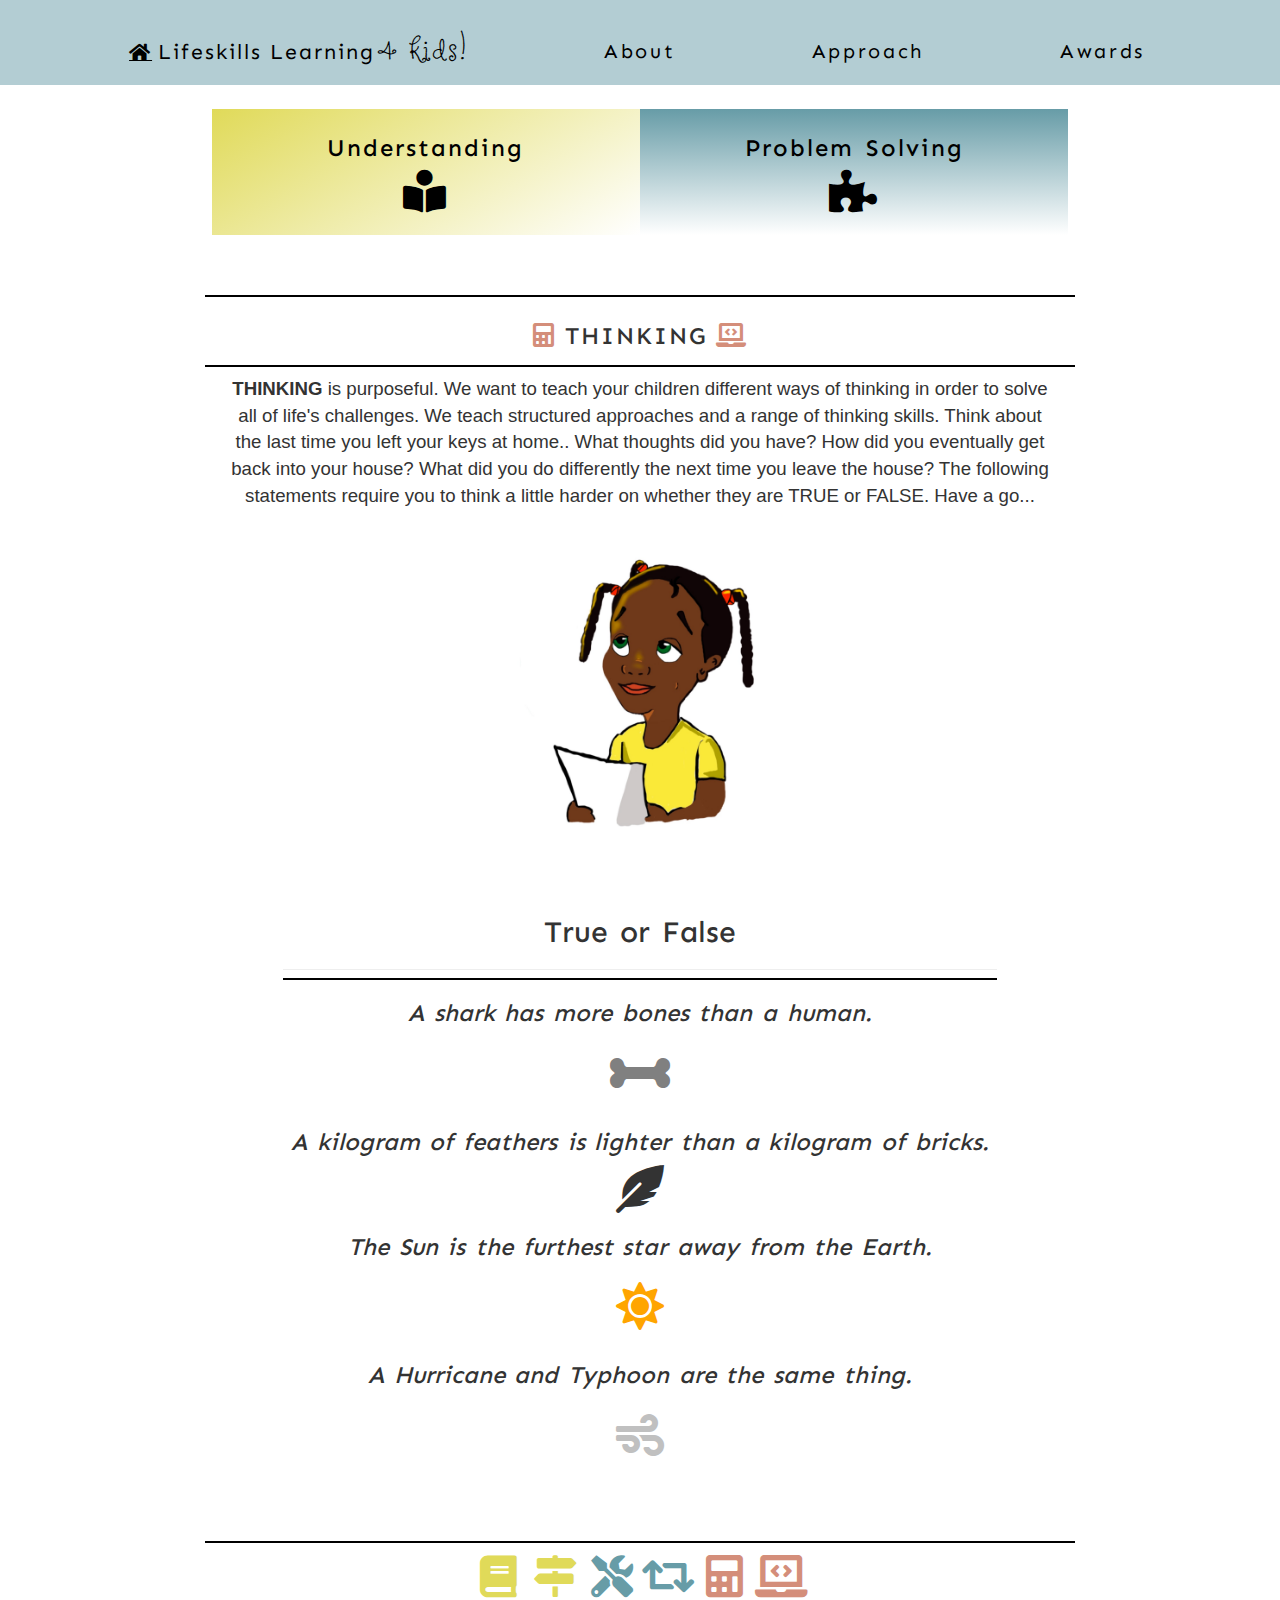
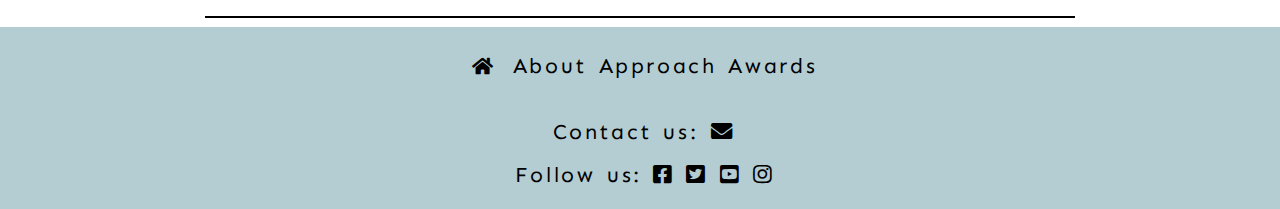
<file: thinking.html>
<!DOCTYPE html>
<html lang="en">
<head>
<meta charset="UTF-8">
<meta name="viewport" content="width=device-width, initial-scale=1.0">
<meta http-equiv="X-UA-Compatible" content="ie=edge">
<link rel="stylesheet" href="https://stackpath.bootstrapcdn.com/bootstrap/4.4.1/css/bootstrap.min.css" integrity="sha384-Vkoo8x4CGsO3+Hhxv8T/Q5PaXtkKtu6ug5TOeNV6gBiFeWPGFN9MuhOf23Q9Ifjh" crossorigin="anonymous">
<link rel="stylesheet" href="https://cdnjs.cloudflare.com/ajax/libs/twitter-bootstrap/3.3.7/css/bootstrap.min.css">
<link rel="stylesheet" href="https://cdnjs.cloudflare.com/ajax/libs/font-awesome/5.11.2/css/all.min.css">
<link rel="stylesheet" href="style/style.css" type="text/css">
<link href="https://fonts.googleapis.com/css?family=Butterfly+Kids|Muli|Sen&display=swap" rel="stylesheet">

<title>Lifeskills Learning 4 Kids</title>
</head>
<body>

<!-- Navbar and title -->

<div id="header">
    <nav>
        <ul class="navbar navbar-font">
            <li><h4 class="company-name"><a href="index.html"><i class="fas fa-home home-color fa-sm active"></i>Lifeskills Learning<span class ="fourkids">4 kids!</span></a></h4></li>
            <li class= "about"><a href="about.html">About</a></li>
            <li class ="approach"><a href="approach.html">Approach</a></li>
            <li class ="awards"><a href="awards.html">Awards</a></li>
        </ul>
    </nav>
</div>

<!-- Content title -->

<div class="learning">

    <div class="container-fluid row-explore">
        <div class="row">
            <div class="col col-font col-wedding">
                <a href="understanding.html"><h3>Understanding</h3>
                <i class="fas fa-book-reader fa-lg"></i></a>
        </div>
    
            <div class="col col-font col-day">
                <a href="problemsolving.html"><h3>Problem Solving</h3> 
                <i class="fas fa-puzzle-piece fa-lg"></i></a>
            </div>
        </div>
    </div>

<!-- Content and information -->

<!-- Horizontal line -->
    <div class="dark"></div>
       
        <h3><i class="fas fa-calculator"></i> THINKING <i class="fas fa-laptop-code"></i></h3>
        
<!-- Horizontal line -->    
    <div class="dark"></div>

</div>

<!-- Thinking image and write up -->

<div class="thinking">
    <div class="thinking-text"> 
        <div class= "tab3">
            <strong>THINKING</strong> is purposeful.  We want to teach your children different ways of thinking 
            in order to solve all of life's challenges.  We teach structured approaches and a range of thinking skills.
            Think about the last time you left your keys at home.. What thoughts did you have?  How did you eventually get back
            into your house?  What did you do differently the next time you leave the house?  The following statements require you to 
            think a little harder on whether they are TRUE or FALSE.  Have a go...
        </div>
    
<!-- Background image -->
        <div class="logo-skills">
            <span role="img" aria-label="company_visual"></span>
        </div>
    </div>
</div>

<!-- Thinking activities -->

<div class ="row">
<div class="intro-text col"> 
    <p class = "tab2"><h2>True or False</h2>
    <hr class= "dark">
    </p>

    <p class = "tab2"><h3><em>A shark has more bones than a human.</em></h3>
    <i class="fas fa-bone fa-3x"></i>
    </p>
        
    <p class = "tab2"><h3><em> A kilogram of feathers is lighter than a kilogram of bricks.</em></h3>
    <i class="fas fa-feather-alt fa-3x"></i>
    </p>
        
    <p class = "tab2"><h3><em>The Sun is the furthest star away from the Earth. </em></h3>
    <i class="fas fa-sun fa-3x"></i>
    </p>
         
    <p class = "tab2"><h3><em>A Hurricane and Typhoon are the same thing. </em></h3>
    <i class="fas fa-wind fa-3x"></i>
    </p>
</div>
</div>

<!-- Horizontal line -->
<div class="dark"></div>

<div class="container-fluid">
    <div class="learn-logos">
        <i class="fas fa-book fa-fw fa-3x"></i>
        <i class="fas fa-map-signs fa-fw fa-3x"></i>
        <i class="fas fa-tools fa-fw fa-3x"> </i> 
        <i class="fas fa-retweet fa-fw fa-3x"></i>
        <i class="fas fa-calculator fa-fw fa-3x"> </i> 
        <i class="fas fa-laptop-code fa-fw fa-3x"></i>
    </div>
</div>

<!-- Horizontal line -->
<div class="dark"></div>


<!-- Footer and social media links -->

<section class="footer">
            <a href="index.html"><i class="fas fa-home home-color fa-sm"></i></a>
            <a href="about.html">About</a>
            <a href="approach.html">Approach</a>
            <a href="awards.html">Awards</a>
        <br>
        <br>
            <a href="contact.html">Contact us:
            <i class="fas fa-envelope fa-fw"></i></a>
        <br>Follow us:
            <a href="http://www.facebook.com" target="_blank"><i class="fab fa-facebook-square"></i></a>
            <a href="http://www.twitter.com" target="_blank"><i class="fab fa-twitter-square"></i></a>
            <a href="http://www.youtube.com" target="_blank"><i class="fab fa-youtube-square"></i></a>
            <a href="http://www.instagram.com" target="_blank"><i class="fab fa-instagram"></i></a>
</section>


<script src="https://cdnjs.cloudflare.com/ajax/libs/jquery/3.4.1/jquery.min.js"></script>
<script src="https://cdnjs.cloudflare.com/ajax/libs/twitter-bootstrap/3.3.7/js/bootstrap.min.js"></script>
</body>
</html>
</file>
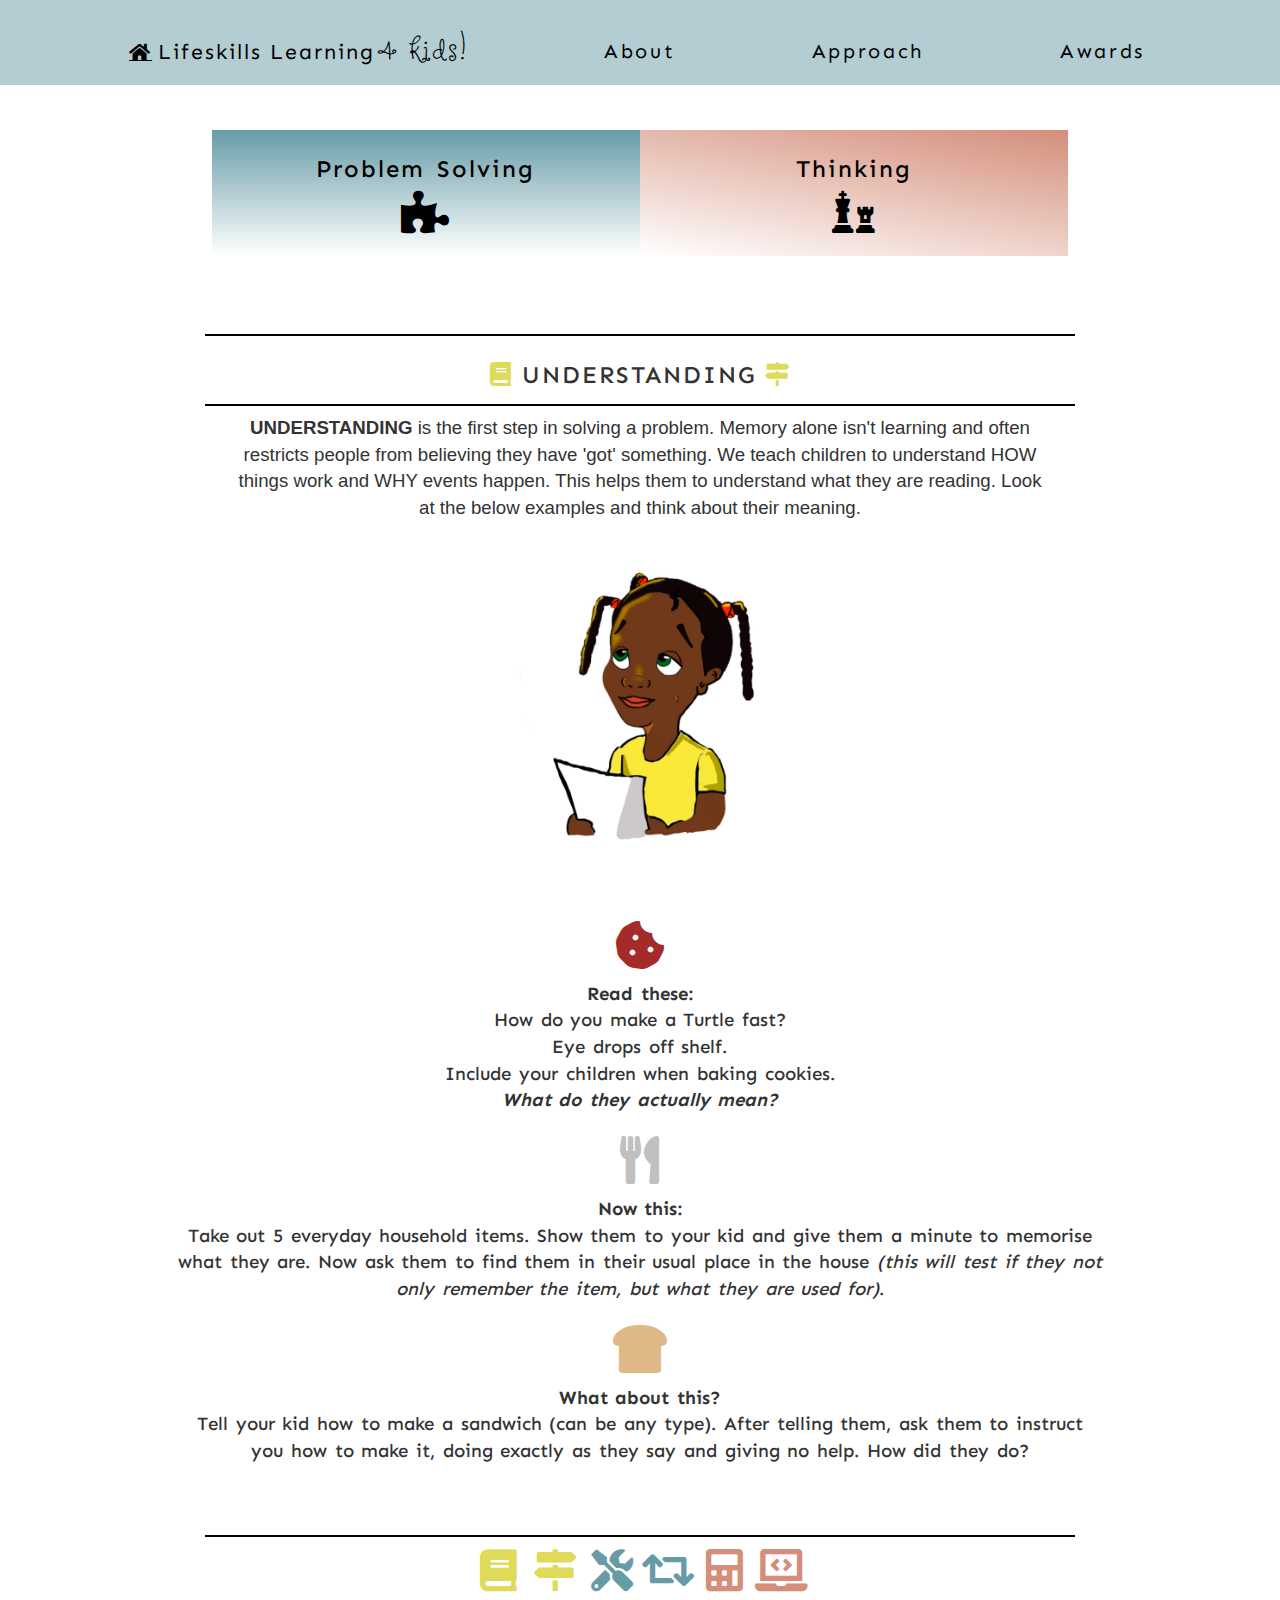
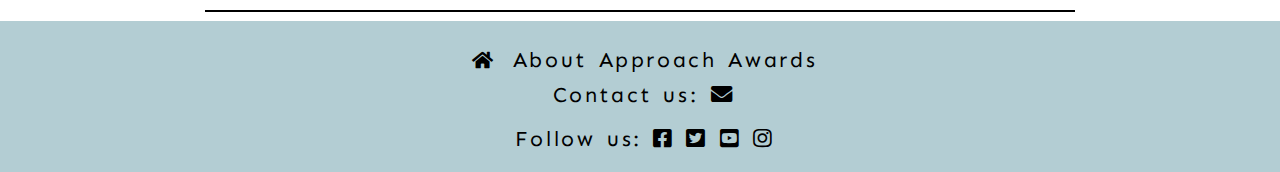
<file: understanding.html>
<!DOCTYPE html>
<html lang="en">
<head>
<meta charset="UTF-8">
<meta name="viewport" content="width=device-width, initial-scale=1.0">
<meta http-equiv="X-UA-Compatible" content="ie=edge">
<link rel="stylesheet" href="https://stackpath.bootstrapcdn.com/bootstrap/4.4.1/css/bootstrap.min.css" integrity="sha384-Vkoo8x4CGsO3+Hhxv8T/Q5PaXtkKtu6ug5TOeNV6gBiFeWPGFN9MuhOf23Q9Ifjh" crossorigin="anonymous">
<link rel="stylesheet" href="https://cdnjs.cloudflare.com/ajax/libs/twitter-bootstrap/3.3.7/css/bootstrap.min.css">
<link rel="stylesheet" href="https://cdnjs.cloudflare.com/ajax/libs/font-awesome/5.11.2/css/all.min.css">
<link rel="stylesheet" href="style/style.css" type="text/css">
<link href="https://fonts.googleapis.com/css?family=Butterfly+Kids|Muli|Sen&display=swap" rel="stylesheet">

<title>Lifeskills Learning 4 Kids</title>
</head>
<body>

<!-- Content title and navbar -->

<div id="header">
    <nav>
        <ul class="navbar navbar-font">
            <li><h4 class="company-name"><a href="index.html"><i class="fas fa-home home-color fa-sm active"></i>Lifeskills Learning<span class ="fourkids">4 kids!</span></a></h4></li>
            <li class= "about"><a href="about.html">About</a></li>
            <li class ="approach"><a href="approach.html">Approach</a></li>
            <li class ="awards"><a href="awards.html">Awards</a></li>
        </ul>
    </nav>
</div>

<!-- Content descriptions -->

<div class="learning">

    <div class="container-fluid row-explore row">
    <div class="row">
    
        <div class="col col-font col-day">
            <a href="problemsolving.html"><h3>Problem Solving</h3>
            <i class="fas fa-puzzle-piece fa-lg"></i></a>
        </div>
    
        <div class="col col-font col-blues">
            <a href="thinking.html"><h3>Thinking</h3>
            <i class="fas fa-chess fa-lg"></i></a>
        </div>

    </div>
    </div>

<!-- Content and informatiom  -->

<!-- Horizontal line -->
    <div class="dark"></div>
        
        <h3><i class="fas fa-book"></i> UNDERSTANDING <i class="fas fa-map-signs"></i></h3> <!-- h3 used to size for mobile devices -->

<!-- Horizontal line -->
    <div class="dark"></div>

</div>

<!-- Understanding image and write up -->

<div class="understanding">
<div class="understanding-text"> 
    
    <div class= "tab3">
    <strong>UNDERSTANDING</strong> is the first step in solving a problem.  
    Memory alone isn't learning and often restricts people from believing they have 'got' something.  
    We teach children to understand HOW things work and WHY events happen.  This helps them to understand
    what they are reading.  Look at the below examples and think about their meaning.
    </div>

<!-- background image-->
    <div class="logo-skills">
        <span role="img" aria-label="company_visual"></span>
    </div>
    
</div>
</div>

<!-- Understanding questions and activities -->

<div class ="row">
<div class="intro-text col"> 

    <i class="fas fa-cookie-bite fa-3x"></i>
        <p class = "tab2"><strong>Read these: <br></strong> How do you make a Turtle fast?<br> 
        Eye drops off shelf.<br> 
        Include your children when baking cookies.<br>
        <strong><em>What do they actually mean?</em></strong>
        </p>

    <i class="fas fa-utensils fa-3x"></i>
        <p class = "tab2"><strong>Now this:</strong><br> 
        Take out 5 everyday household items.  Show them to your kid and give them a minute 
        to memorise what they are.  Now ask them to find them in their usual place in the house <em>(this will test if they not only remember
        the item, but what they are used for)</em>.
        </p>

    <i class="fas fa-bread-slice fa-3x"></i>
        <p class = "tab2"><strong>What about this?</strong><br>
        Tell your kid how to make a sandwich (can be any type).  After telling them, ask
        them to instruct you how to make it, doing exactly as they say and giving no help.  How did they do?
        </p>

</div>
</div>

<!-- Horizontal line -->
    <div class="dark"></div>

<!-- logos for learning areas -->

<div class="container-fluid">
    
    <div class="learn-logos">
        <i class="fas fa-book fa-fw fa-3x"></i>
        <i class="fas fa-map-signs fa-fw fa-3x"></i>
        <i class="fas fa-tools fa-fw fa-3x"></i> 
        <i class="fas fa-retweet fa-fw fa-3x"></i>
        <i class="fas fa-calculator fa-fw fa-3x"> </i> 
        <i class="fas fa-laptop-code fa-fw fa-3x"></i>
    </div>

</div>

<!-- Horizontal line -->
<div class="dark"></div>
    
<!-- Footer and social media links -->

<div class="footer">
            <a href="index.html"><i class="fas fa-home home-color fa-sm"></i></a>
            <a href="about.html">About</a>
            <a href="approach.html">Approach</a>
            <a href="awards.html">Awards</a>
        <br>
            <a href="contact.html">Contact us:
            <i class="fas fa-envelope fa-fw"></i></a>
        <br>
        Follow us:
            <a href="http://www.facebook.com" target="_blank"><i class="fab fa-facebook-square"></i></a>
            <a href="http://www.twitter.com" target="_blank"><i class="fab fa-twitter-square"></i></a>
            <a href="http://www.youtube.com" target="_blank"><i class="fab fa-youtube-square"></i></a>
            <a href="http://www.instagram.com" target="_blank"><i class="fab fa-instagram"></i></a>
</div>

<script src="https://cdnjs.cloudflare.com/ajax/libs/jquery/3.4.1/jquery.min.js"></script>
<script src="https://cdnjs.cloudflare.com/ajax/libs/twitter-bootstrap/3.3.7/js/bootstrap.min.js"></script>
</body>
</html>
</file>
<file: style/style.css>
/* --- navbar and logo   --- */

ul .fourkids{
   font-family: 'Butterfly Kids', cursive;
   font-size: 30pt;
   color:black;
   padding-left: 3pt;  
}

.company-name{
    font-weight: 300;
    font-size: 16pt;
    font-family: 'Sen', sans-serif;
    letter-spacing: -0.5pt;
    color: black;
    letter-spacing: 1.5pt;
    margin-top: 9px;
    margin-bottom: 1%;
}

                    /*--- navbar from bootstrap ---*/

.navbar{  
    background: #b3cdd3;
    list-style: none;
    margin-top: 0%;
    border-radius: 0;
    padding-top: 3px;  
    padding-bottom: 12px;
    margin-bottom: -1%;
    width: 100%;
}

li, a .fa-home{
    margin-top: 12px;
    padding-right: 6px;
    color:black;
}

                    /* ---  Whole website aspects  --- */

a{
     color:black;
}

a:hover{
    color: red;
    text-decoration: none;
}

a:hover .fa-home{
    color: red;
}

.intro-text{
    padding-left: 39px;
    font-size: 14pt;
    width: 100%;
}

.understanding, .understanding-text{
    text-align: center;
    width: 100%;
    margin: 0 auto;
    font-size: 14pt;
}

.problemsolving, .problemsolving-text{
    text-align: center;
    width: 100%;
    margin: 0 auto;
    font-size: 14pt;
}

.thinking, .thinking-text{
    text-align: center;
    width: 100%;
    margin: 0 auto;
    font-size: 14pt;
}

.intro-text, .col{
    font-family: 'Sen', sans-serif;
    font-size: 20pt;
    font-weight: 500;
    word-spacing: 2pt;
}

                    /*---  fonts and titles --- */

.learning{
    font-size: 24pt;
    font-family: 'Sen', sans-serif;
    letter-spacing: 1.5pt;
    font-weight: 700;
    text-align: center;
    padding-top: 15px;
}

                    /* ---  About Approach and Awards styling fonts --- */

.about, .approach, .awards{
    padding-top: 15px;
    font-size: 15pt;
    font-family: 'Sen', sans-serif;
    color: black;
    letter-spacing: 2pt;
    word-spacing: 2pt;
    padding-left: 12px;
}

                    /* ---  Images and logos (not Font Awesome)  --- */

.logo{
    background-image: url("images/logo.jpeg");
    background-size: contain;
    background-repeat: no-repeat;
    height: 360px;
    min-width: 99%;
    background-position: center;    
}

div .logo-skills{
    background-image: url("images/skillslogo.jpeg");
    background-size: contain;
    background-repeat: no-repeat;
    background-position: center;
    min-width: 100%;
    min-height: 360px;
    margin: 0;
}

.number-evidence{
    font-weight: 700;
    font-style: italic;
    margin-top: 0;
}

                    /* --- row and columns from bootstrap--- */

.row{
    margin: auto;
    padding-top: 12px;
}

.col-font{
    font-weight: 500;
    text-align: center;
}

.col{
    font-size: 12pt;
    padding: 6px;
    margin: 3px;
}

                    /*--- Understanding Problem Solving and Thinking column styling --- */

.col-wedding{
    background-image: linear-gradient( 150deg, #e0da59, #fff);
    font-family: 'Sen', sans-serif;
    font-size: 24pt;
}

.col-day{
    background-image: linear-gradient(#679ca7, #fff);
    font-family: 'Sen', sans-serif;
    font-size: 24pt;
}

.col-blues{
    background-image: linear-gradient( 190deg, #d48e7a, #fff);
    font-family: 'Sen', sans-serif;
    font-size: 24pt;
}

                    /*--- container-fluid from bootstrap ---*/

.container-fluid{
    width: 100%;
    display: inline-block;
    margin: 0 auto;
}

.row, .row-awards{
    width: 90%;
    margin-top: 0;
}

                    /* ---  horizontal lines --- */

.short{
    width: 67%;
    background-color: black;
    border:none;
    height: 2px;
}

.dark{
    height: 1.5pt;
    border-bottom: 2pt solid black;
    display: block;
    width: 68%;
    margin-left: 16%;
    margin-bottom: 9px;
    padding-top: 6px;
}

                    /*--- paragraph indents for content --- */

.tab1{
    text-align: center;
    font-size: 16pt;
}

.tab2{
    margin-left: 6%;
    margin-right: 6%;
    text-align: center;
    font-size: 14pt;
}

.tab3{
    margin-left: 18%;
    margin-right: 18%;
    text-align: center;
    font-size: 14pt;
}

.tab4{
    text-align: center;
    margin-left: 21%;
    margin-right: 21%;
    font-size: 14pt;
}

                    /* --------- footer ------------- */

.footer{
    font-size: 16pt;
    font-family: 'Sen', sans-serif;
    color: black;
    letter-spacing: 2pt;
    word-spacing: 2pt;
    background-color: #b3cdd3;
    margin-bottom: -2%;
    width: 100%;
    padding-top: 18px;
    padding-bottom: 18px;
    padding-left: 9px;
    text-align: center;
}

.contact-details{
    padding-left: 12px;
    list-style: none;
    width: 67%;
}

.row-contact{
    width: 100%;
}

.social{
    font-size: 12pt;
    border: 3pt solid red;
}

                    /* --- Explore with us sections menu (Thinking Problem Solving Understanding). --- */

.container-fluid, .explore{
    font-family: 'Sen', sans-serif;
    margin-top: -3px;
}

.row-explore, .row, .col{
    margin-top: -12px;
    margin-bottom: -3px;
    padding-bottom: 18px;
    width: 83%;
    margin: 0 auto;
}

.explore{
    text-align: center;
    margin: 0 auto;
    margin-top: 9px;
}

.search{
    text-align: center;
    padding-top: 6px;
    padding-bottom: 12px;
    word-spacing: 270pt;
}

                    /*--- font awesome styling ---*/

.fa-book, .fa-map-signs{
    color: #e0da59;
}

.fa-tools, .fa-retweet{
    color: #679ca7;
}

.fa-laptop-code, .fa-calculator{
    color: #d48e7a;
}

.fa-map-signs, .fa-tools, .fa-retweet, .fa-calculator, .fa-laptop-code{
    padding-top: 6px;
}

.learn-logos{
    margin: 0 auto;
    text-align: center;
    padding-bottom: 12px;
}

.row, .fa-award, .fa-calendar-alt, .fa-city, .fa-envelope{
    text-align: center;
    margin-top: 9px;
    margin-bottom: 18px;
}

.fa-check-circle{
    color: green;
}

.fa-utensils{
    color:silver;
    padding-top: 12px;
    padding-bottom: 12px;
}

.fa-cookie-bite {
    color: brown;
    padding-top: 12px;
    padding-bottom: 12px;
}

.fa-bread-slice{
    color: burlywood;
    padding-top: 12px;
    padding-bottom: 12px;
}

.fa-bone{
    color: grey;
    padding-top: 12px;
    padding-bottom: 12px;
}

.fa-feather{
    color: silver;
    padding-top: 12px;
    padding-bottom: 12px;
}

.fa-sun{
    color: orange;
    padding-top: 12px;
    padding-bottom: 12px;
}

.fa-wind{
    color: silver;
    padding-top: 12px;
    padding-bottom: 12px;
}

.fa-campground{
    color: green;
    padding-top: 12px;
    padding-bottom: 12px;
}

.fa-pound-sign{
    color: blue;
    padding-top: 12px;
    padding-bottom: 12px;
}

.fa-subway{
    color: slategray;
    padding-top: 12px;
    padding-bottom: 12px;
}

                    /*--- form and buttons from bootstrap---*/

form, .form-group .container-fluid{
    width: 67%;
    margin: 0 auto;
}

.button{
    width: 100%;
}

.button, .btn, .btn-success{
    margin-left: 45%;
    margin-top: 9px;
    border: 1pt solid black;
    background: linear-gradient(green, darkgreen);
}

.active{
  text-decoration: underline;
}
</file>
